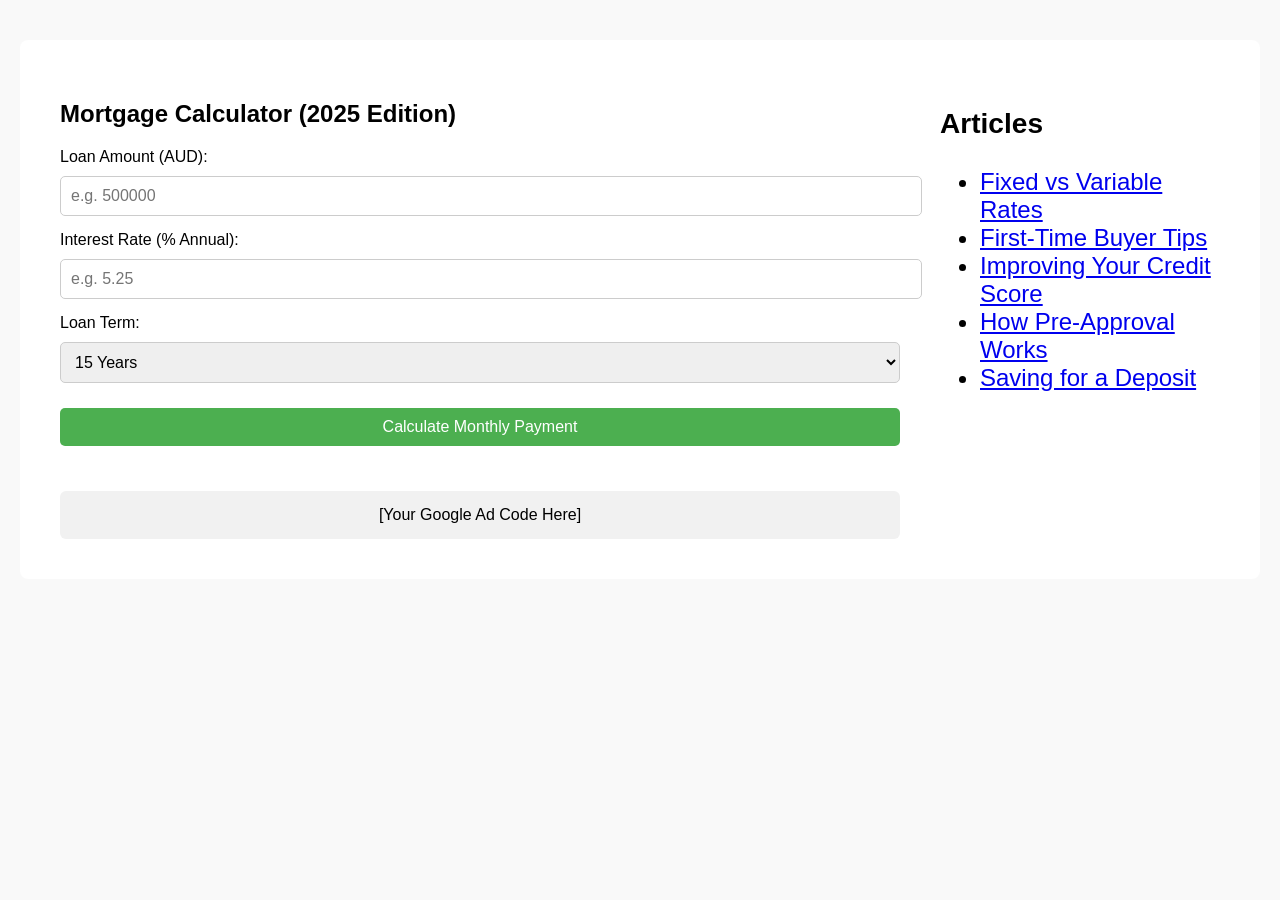
<file: index.html>
<!DOCTYPE html>
<html lang="en">
<head>
  <meta charset="UTF-8" />
  <meta name="viewport" content="width=device-width, initial-scale=1.0"/>
  <title>Mortgage Calculator (2025 Edition)</title>
  <link rel="stylesheet" href="styles.css">
</head>
<body>
  <div class="container">
    <div class="left-panel">
      <h2>Mortgage Calculator (2025 Edition)</h2>
      <label>Loan Amount (AUD):</label>
      <input type="number" id="loanAmount" placeholder="e.g. 500000" />

      <label>Interest Rate (% Annual):</label>
      <input type="number" id="interestRate" step="0.01" placeholder="e.g. 5.25" />

      <label>Loan Term:</label>
      <select id="loanTerm">
        <option value="15">15 Years</option>
        <option value="20">20 Years</option>
        <option value="25">25 Years</option>
        <option value="30">30 Years</option>
      </select>

      <button onclick="calculateMortgage()">Calculate Monthly Payment</button>
      <div class="result" id="monthlyPayment"></div>

      <div class="ad-slot">[Your Google Ad Code Here]</div>
    </div>

    <div class="right-panel">
      <h3>Articles</h3>
      <ul>
        <li><a href="article2.html">Fixed vs Variable Rates</a></li>
        <li><a href="article3.html">First-Time Buyer Tips</a></li>
        <li><a href="article4.html">Improving Your Credit Score</a></li>
        <li><a href="article5.html">How Pre-Approval Works</a></li>
        <li><a href="article6.html">Saving for a Deposit</a></li>
      </ul>
    </div>
  </div>
  <script src="script.js"></script>
</body>
</html>
</file>
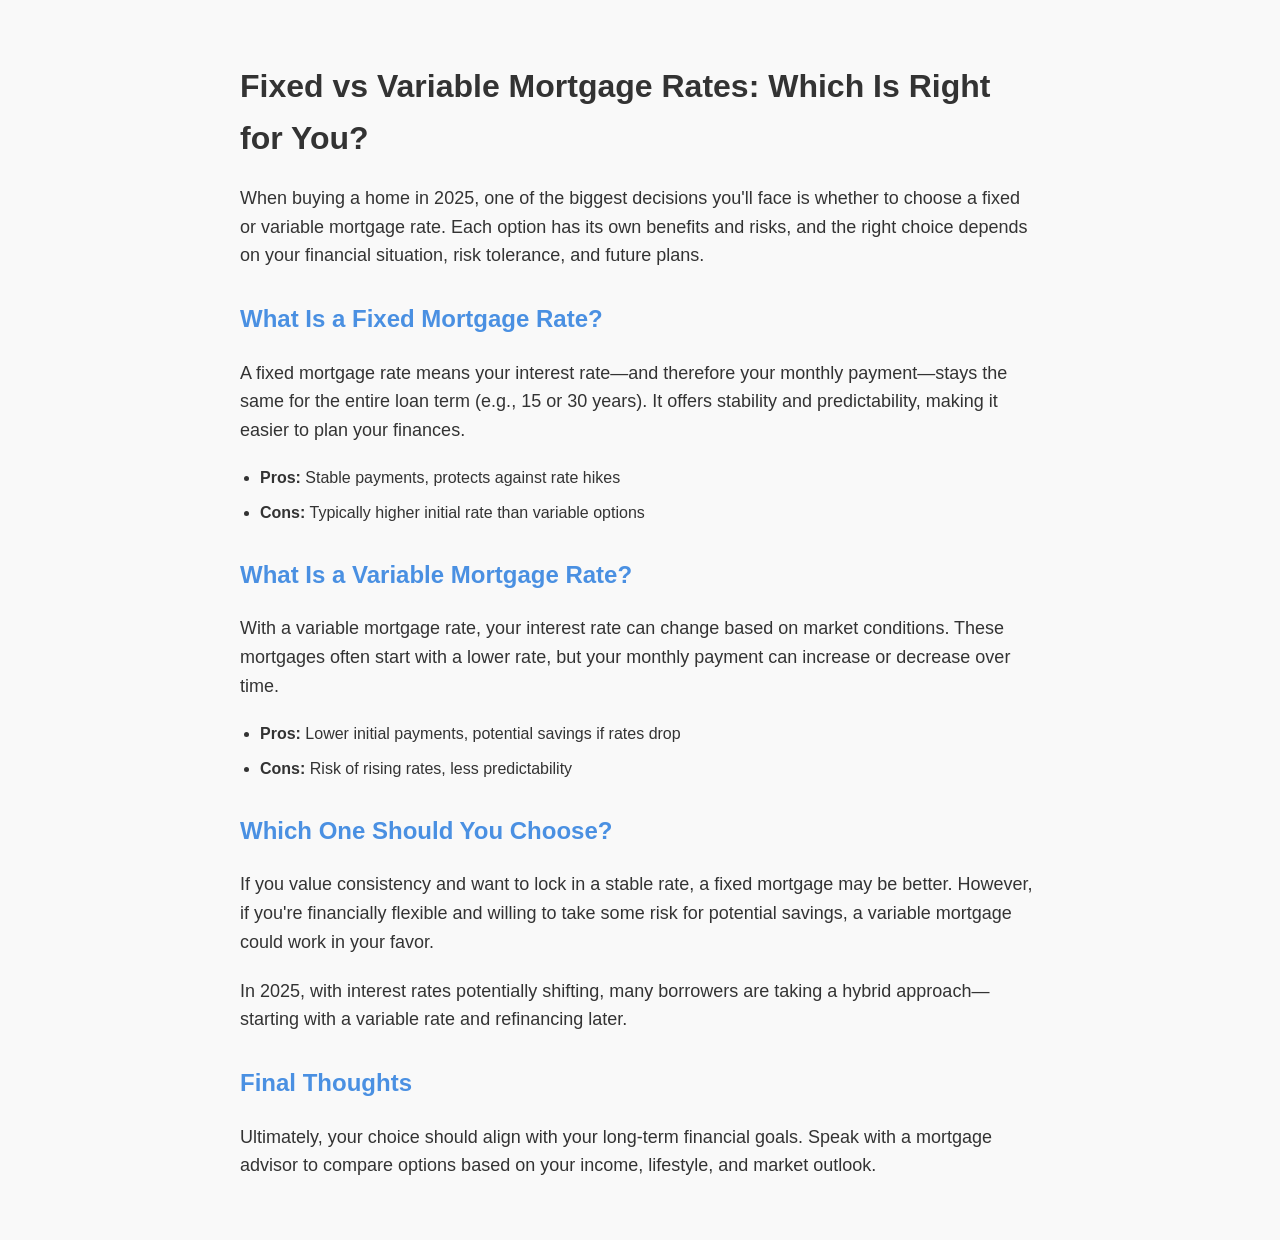
<file: article2.html>
<!DOCTYPE html>
<html lang="en">
<head>
  <meta charset="UTF-8" />
  <meta name="viewport" content="width=device-width, initial-scale=1.0" />
  <title>Fixed vs Variable Mortgage Rates</title>
  <meta name="description" content="Learn the key differences between fixed and variable mortgage rates, and find out which option suits your financial goals in 2025.">
  <style>
    body {
      font-family: 'Inter', sans-serif;
      line-height: 1.6;
      padding: 40px;
      max-width: 800px;
      margin: auto;
      background-color: #f9f9f9;
      color: #333;
    }
    h1 {
      font-size: 32px;
      margin-bottom: 20px;
    }
    h2 {
      font-size: 24px;
      margin-top: 30px;
      color: #4a90e2;
    }
    p {
      margin-bottom: 20px;
      font-size: 18px;
    }
    ul {
      margin: 20px 0;
      padding-left: 20px;
    }
    ul li {
      margin-bottom: 10px;
    }
  </style>
</head>
<body>
  <h1>Fixed vs Variable Mortgage Rates: Which Is Right for You?</h1>

  <p>When buying a home in 2025, one of the biggest decisions you'll face is whether to choose a fixed or variable mortgage rate. Each option has its own benefits and risks, and the right choice depends on your financial situation, risk tolerance, and future plans.</p>

  <h2>What Is a Fixed Mortgage Rate?</h2>
  <p>A fixed mortgage rate means your interest rate—and therefore your monthly payment—stays the same for the entire loan term (e.g., 15 or 30 years). It offers stability and predictability, making it easier to plan your finances.</p>

  <ul>
    <li><strong>Pros:</strong> Stable payments, protects against rate hikes</li>
    <li><strong>Cons:</strong> Typically higher initial rate than variable options</li>
  </ul>

  <h2>What Is a Variable Mortgage Rate?</h2>
  <p>With a variable mortgage rate, your interest rate can change based on market conditions. These mortgages often start with a lower rate, but your monthly payment can increase or decrease over time.</p>

  <ul>
    <li><strong>Pros:</strong> Lower initial payments, potential savings if rates drop</li>
    <li><strong>Cons:</strong> Risk of rising rates, less predictability</li>
  </ul>

  <h2>Which One Should You Choose?</h2>
  <p>If you value consistency and want to lock in a stable rate, a fixed mortgage may be better. However, if you're financially flexible and willing to take some risk for potential savings, a variable mortgage could work in your favor.</p>

  <p>In 2025, with interest rates potentially shifting, many borrowers are taking a hybrid approach—starting with a variable rate and refinancing later.</p>

  <h2>Final Thoughts</h2>
  <p>Ultimately, your choice should align with your long-term financial goals. Speak with a mortgage advisor to compare options based on your income, lifestyle, and market outlook.</p>

</body>
</html>
</file>
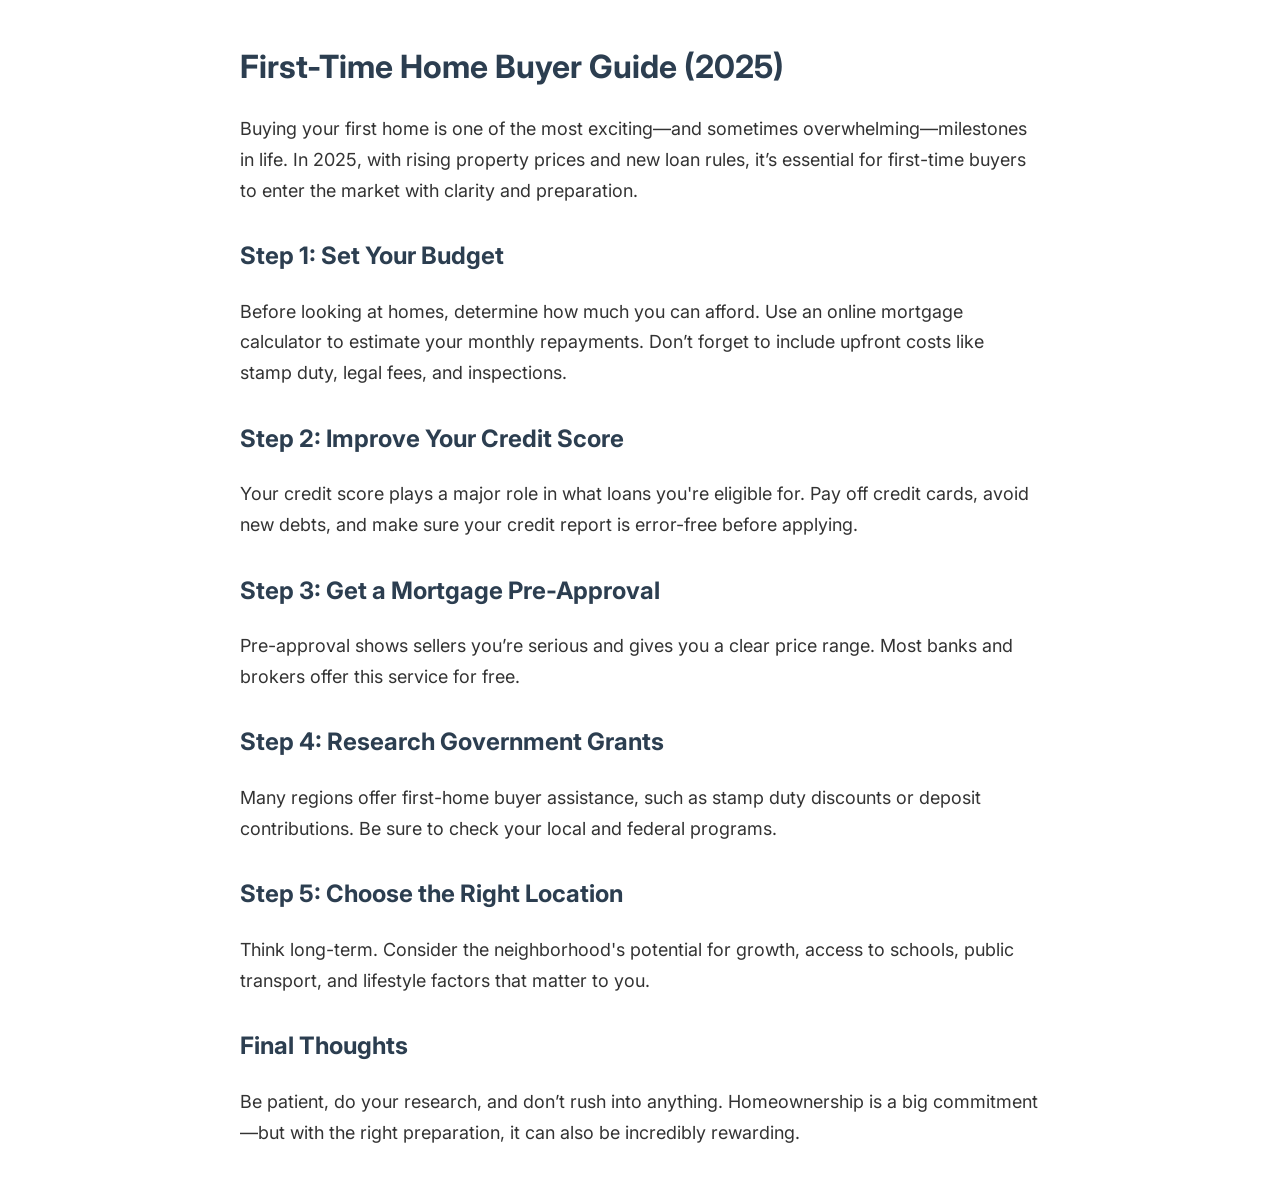
<file: article3.html>
<!DOCTYPE html>
<html lang="en">
<head>
  <meta charset="UTF-8">
  <meta name="viewport" content="width=device-width, initial-scale=1.0">
  <title>First-Time Home Buyer Guide (2025)</title>
  <meta name="description" content="A complete guide for first-time home buyers in 2025. Learn the key steps, mistakes to avoid, and tips for securing your first mortgage.">
  <link href="https://fonts.googleapis.com/css2?family=Inter:wght@400;600;700&display=swap" rel="stylesheet">
  <style>
    body {
      font-family: 'Inter', sans-serif;
      line-height: 1.7;
      margin: 40px auto;
      max-width: 800px;
      padding: 0 20px;
      background-color: #ffffff;
      color: #333;
    }
    h1, h2 {
      color: #2c3e50;
    }
    h1 {
      font-size: 32px;
      margin-bottom: 20px;
    }
    h2 {
      font-size: 24px;
      margin-top: 30px;
    }
    p {
      font-size: 18px;
      margin-bottom: 20px;
    }
  </style>
</head>
<body>
  <h1>First-Time Home Buyer Guide (2025)</h1>
  <p>Buying your first home is one of the most exciting—and sometimes overwhelming—milestones in life. In 2025, with rising property prices and new loan rules, it’s essential for first-time buyers to enter the market with clarity and preparation.</p>

  <h2>Step 1: Set Your Budget</h2>
  <p>Before looking at homes, determine how much you can afford. Use an online mortgage calculator to estimate your monthly repayments. Don’t forget to include upfront costs like stamp duty, legal fees, and inspections.</p>

  <h2>Step 2: Improve Your Credit Score</h2>
  <p>Your credit score plays a major role in what loans you're eligible for. Pay off credit cards, avoid new debts, and make sure your credit report is error-free before applying.</p>

  <h2>Step 3: Get a Mortgage Pre-Approval</h2>
  <p>Pre-approval shows sellers you’re serious and gives you a clear price range. Most banks and brokers offer this service for free.</p>

  <h2>Step 4: Research Government Grants</h2>
  <p>Many regions offer first-home buyer assistance, such as stamp duty discounts or deposit contributions. Be sure to check your local and federal programs.</p>

  <h2>Step 5: Choose the Right Location</h2>
  <p>Think long-term. Consider the neighborhood's potential for growth, access to schools, public transport, and lifestyle factors that matter to you.</p>

  <h2>Final Thoughts</h2>
  <p>Be patient, do your research, and don’t rush into anything. Homeownership is a big commitment—but with the right preparation, it can also be incredibly rewarding.</p>
</body>
</html>
</file>
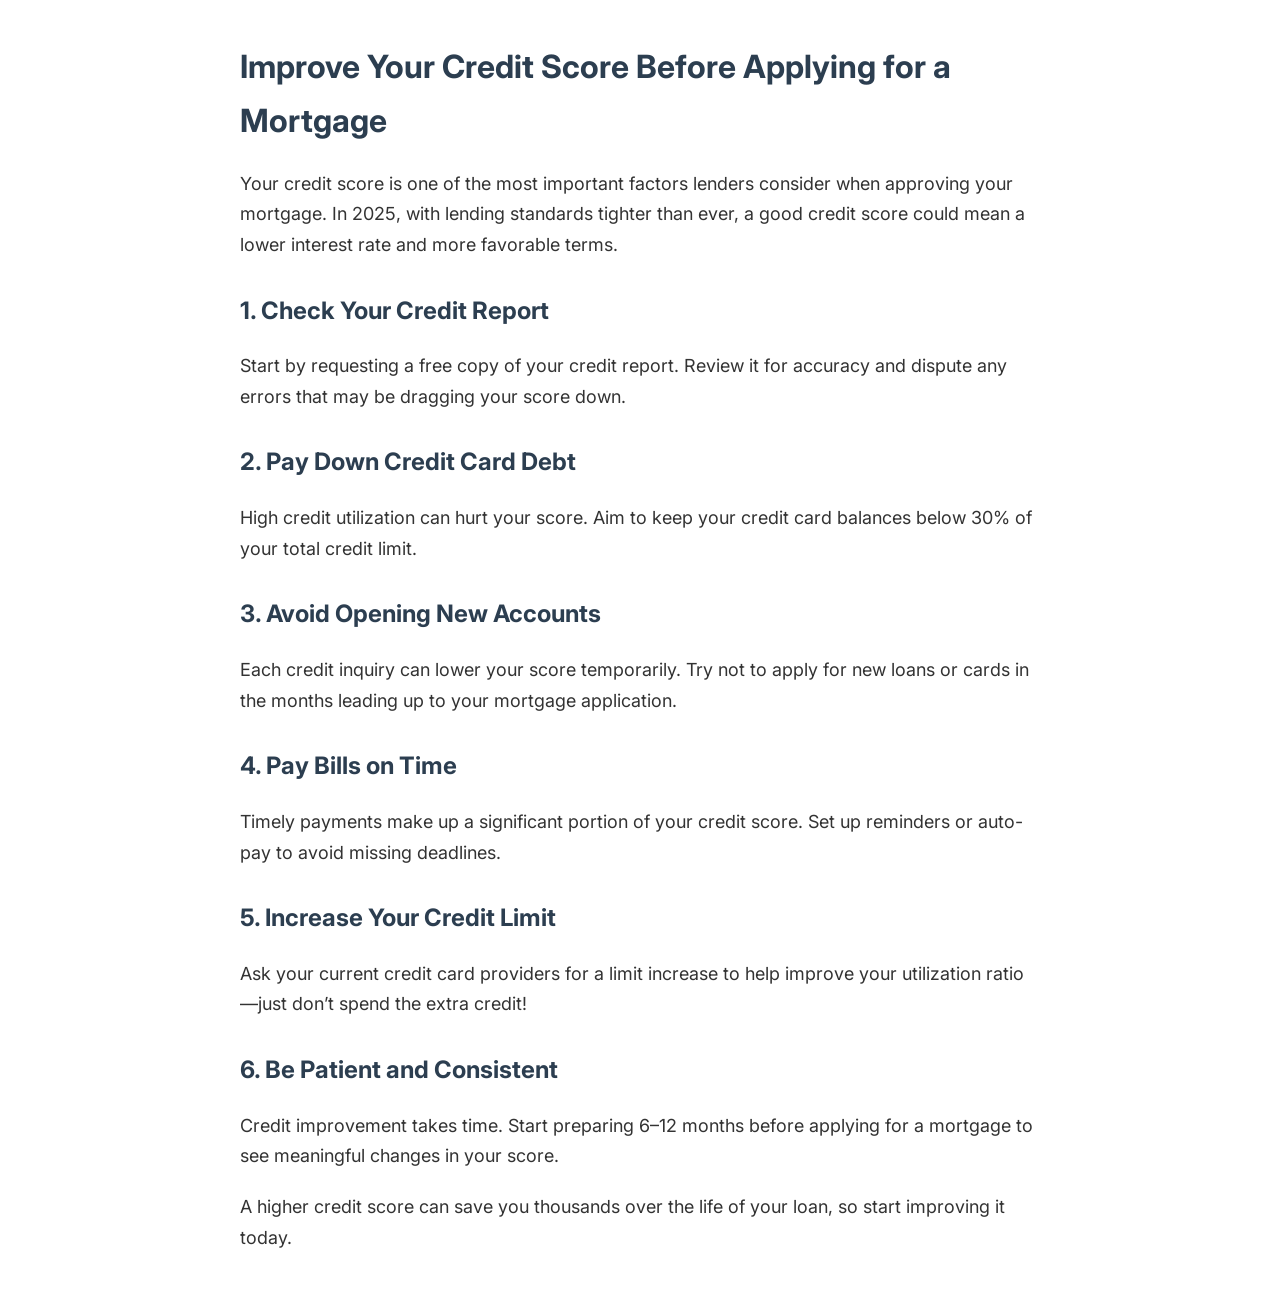
<file: article4.html>
<!DOCTYPE html>
<html lang="en">
<head>
  <meta charset="UTF-8">
  <meta name="viewport" content="width=device-width, initial-scale=1.0">
  <title>Improve Your Credit Score Before Applying for a Mortgage</title>
  <meta name="description" content="Boost your credit score and increase your chances of mortgage approval. Learn 6 practical tips every home buyer should follow in 2025.">
  <link href="https://fonts.googleapis.com/css2?family=Inter:wght@400;600;700&display=swap" rel="stylesheet">
  <style>
    body {
      font-family: 'Inter', sans-serif;
      line-height: 1.7;
      margin: 40px auto;
      max-width: 800px;
      padding: 0 20px;
      background-color: #ffffff;
      color: #333;
    }
    h1, h2 {
      color: #2c3e50;
    }
    h1 {
      font-size: 32px;
      margin-bottom: 20px;
    }
    h2 {
      font-size: 24px;
      margin-top: 30px;
    }
    p {
      font-size: 18px;
      margin-bottom: 20px;
    }
  </style>
</head>
<body>
  <h1>Improve Your Credit Score Before Applying for a Mortgage</h1>
  <p>Your credit score is one of the most important factors lenders consider when approving your mortgage. In 2025, with lending standards tighter than ever, a good credit score could mean a lower interest rate and more favorable terms.</p>

  <h2>1. Check Your Credit Report</h2>
  <p>Start by requesting a free copy of your credit report. Review it for accuracy and dispute any errors that may be dragging your score down.</p>

  <h2>2. Pay Down Credit Card Debt</h2>
  <p>High credit utilization can hurt your score. Aim to keep your credit card balances below 30% of your total credit limit.</p>

  <h2>3. Avoid Opening New Accounts</h2>
  <p>Each credit inquiry can lower your score temporarily. Try not to apply for new loans or cards in the months leading up to your mortgage application.</p>

  <h2>4. Pay Bills on Time</h2>
  <p>Timely payments make up a significant portion of your credit score. Set up reminders or auto-pay to avoid missing deadlines.</p>

  <h2>5. Increase Your Credit Limit</h2>
  <p>Ask your current credit card providers for a limit increase to help improve your utilization ratio—just don’t spend the extra credit!</p>

  <h2>6. Be Patient and Consistent</h2>
  <p>Credit improvement takes time. Start preparing 6–12 months before applying for a mortgage to see meaningful changes in your score.</p>

  <p>A higher credit score can save you thousands over the life of your loan, so start improving it today.</p>
</body>
</html>
</file>
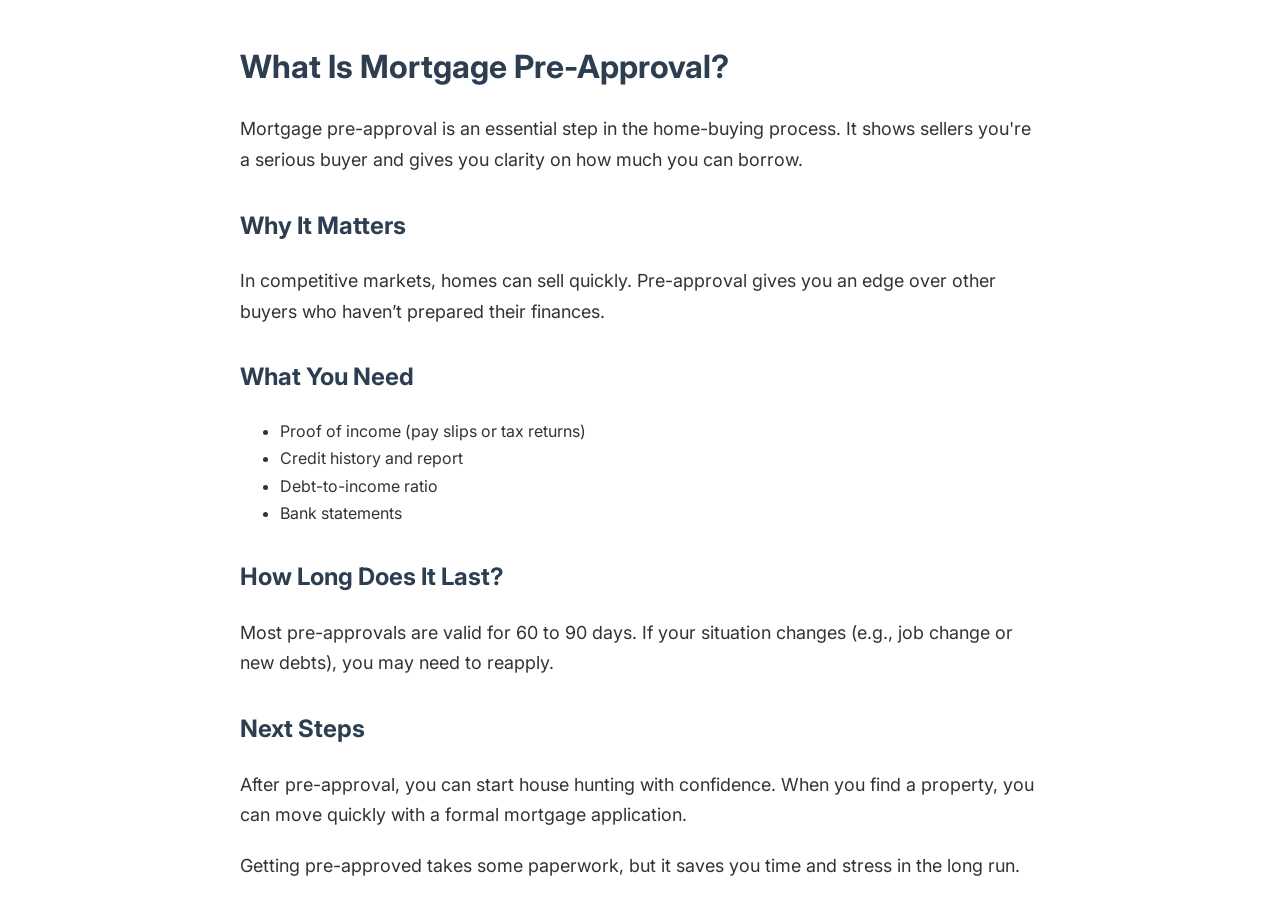
<file: article5.html>
<!DOCTYPE html>
<html lang="en">
<head>
  <meta charset="UTF-8">
  <meta name="viewport" content="width=device-width, initial-scale=1.0">
  <title>What Is Mortgage Pre-Approval?</title>
  <meta name="description" content="Understand what mortgage pre-approval means and why it's essential for home buyers in 2025.">
  <link href="https://fonts.googleapis.com/css2?family=Inter:wght@400;600;700&display=swap" rel="stylesheet">
  <style>
    body {
      font-family: 'Inter', sans-serif;
      line-height: 1.7;
      margin: 40px auto;
      max-width: 800px;
      padding: 0 20px;
      background-color: #ffffff;
      color: #333;
    }
    h1, h2 {
      color: #2c3e50;
    }
    h1 {
      font-size: 32px;
      margin-bottom: 20px;
    }
    h2 {
      font-size: 24px;
      margin-top: 30px;
    }
    p {
      font-size: 18px;
      margin-bottom: 20px;
    }
  </style>
</head>
<body>
  <h1>What Is Mortgage Pre-Approval?</h1>
  <p>Mortgage pre-approval is an essential step in the home-buying process. It shows sellers you're a serious buyer and gives you clarity on how much you can borrow.</p>

  <h2>Why It Matters</h2>
  <p>In competitive markets, homes can sell quickly. Pre-approval gives you an edge over other buyers who haven’t prepared their finances.</p>

  <h2>What You Need</h2>
  <ul>
    <li>Proof of income (pay slips or tax returns)</li>
    <li>Credit history and report</li>
    <li>Debt-to-income ratio</li>
    <li>Bank statements</li>
  </ul>

  <h2>How Long Does It Last?</h2>
  <p>Most pre-approvals are valid for 60 to 90 days. If your situation changes (e.g., job change or new debts), you may need to reapply.</p>

  <h2>Next Steps</h2>
  <p>After pre-approval, you can start house hunting with confidence. When you find a property, you can move quickly with a formal mortgage application.</p>

  <p>Getting pre-approved takes some paperwork, but it saves you time and stress in the long run.</p>
</body>
</html>
</file>
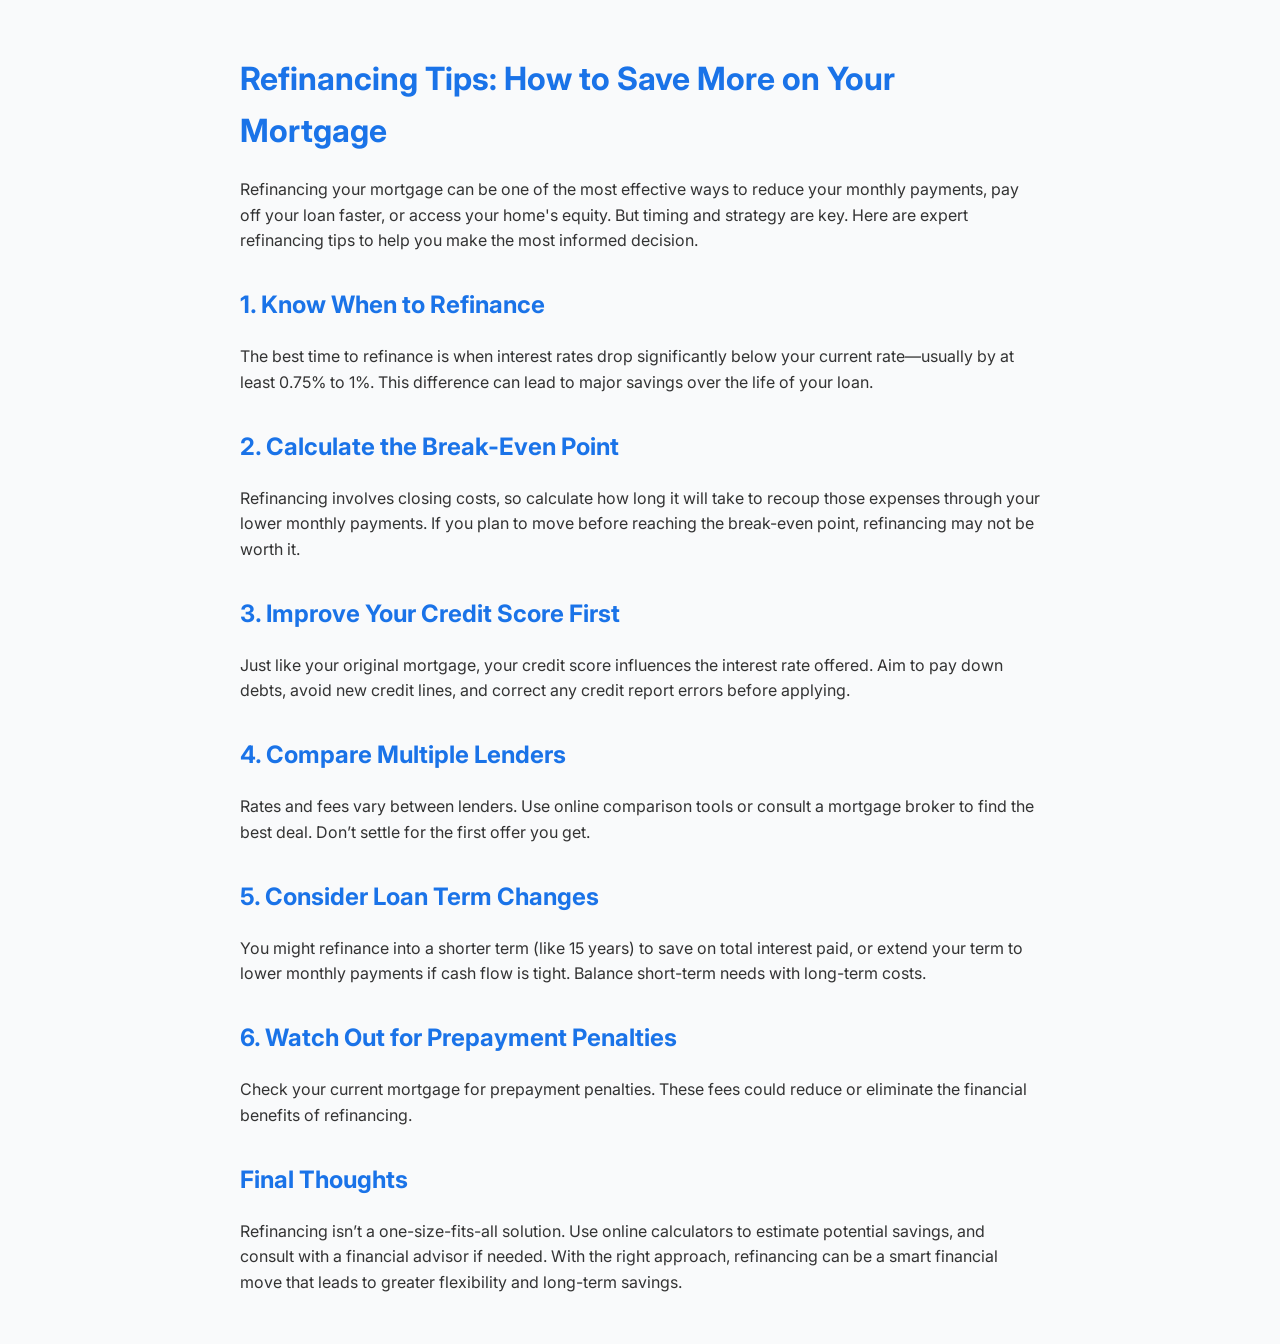
<file: article6.html>
<!DOCTYPE html>
<html lang="en">
<head>
  <meta charset="UTF-8" />
  <meta name="viewport" content="width=device-width, initial-scale=1.0"/>
  <title>Refinancing Tips - How to Save More on Your Mortgage</title>
  <meta name="description" content="Learn smart refinancing strategies to lower your mortgage payments and save more over time. Discover tips on timing, fees, and choosing the right lender.">
  <meta property="og:title" content="Refinancing Tips - Save More on Your Mortgage" />
  <meta property="og:description" content="Discover expert refinancing strategies to reduce your interest rate and monthly repayments.">
  <meta property="og:type" content="article" />
  <meta property="og:url" content="https://yourdomain.com/article6.html" />
  <meta property="og:image" content="https://yourdomain.com/images/og-refinance.jpg" />
  <link href="https://fonts.googleapis.com/css2?family=Inter:wght@400;600;700&display=swap" rel="stylesheet">
  <style>
    body {
      font-family: 'Inter', sans-serif;
      line-height: 1.6;
      background: #f9fafb;
      padding: 2rem;
      max-width: 800px;
      margin: auto;
      color: #333;
    }
    h1 {
      font-size: 2rem;
      color: #1a73e8;
    }
    h2 {
      margin-top: 2rem;
      color: #1a73e8;
    }
    p {
      margin-bottom: 1rem;
    }
    ul {
      padding-left: 1.2rem;
    }
    ul li {
      margin-bottom: 0.8rem;
    }
  </style>
</head>
<body>
  <h1>Refinancing Tips: How to Save More on Your Mortgage</h1>
  <p>Refinancing your mortgage can be one of the most effective ways to reduce your monthly payments, pay off your loan faster, or access your home's equity. But timing and strategy are key. Here are expert refinancing tips to help you make the most informed decision.</p>

  <h2>1. Know When to Refinance</h2>
  <p>The best time to refinance is when interest rates drop significantly below your current rate—usually by at least 0.75% to 1%. This difference can lead to major savings over the life of your loan.</p>

  <h2>2. Calculate the Break-Even Point</h2>
  <p>Refinancing involves closing costs, so calculate how long it will take to recoup those expenses through your lower monthly payments. If you plan to move before reaching the break-even point, refinancing may not be worth it.</p>

  <h2>3. Improve Your Credit Score First</h2>
  <p>Just like your original mortgage, your credit score influences the interest rate offered. Aim to pay down debts, avoid new credit lines, and correct any credit report errors before applying.</p>

  <h2>4. Compare Multiple Lenders</h2>
  <p>Rates and fees vary between lenders. Use online comparison tools or consult a mortgage broker to find the best deal. Don’t settle for the first offer you get.</p>

  <h2>5. Consider Loan Term Changes</h2>
  <p>You might refinance into a shorter term (like 15 years) to save on total interest paid, or extend your term to lower monthly payments if cash flow is tight. Balance short-term needs with long-term costs.</p>

  <h2>6. Watch Out for Prepayment Penalties</h2>
  <p>Check your current mortgage for prepayment penalties. These fees could reduce or eliminate the financial benefits of refinancing.</p>

  <h2>Final Thoughts</h2>
  <p>Refinancing isn’t a one-size-fits-all solution. Use online calculators to estimate potential savings, and consult with a financial advisor if needed. With the right approach, refinancing can be a smart financial move that leads to greater flexibility and long-term savings.</p>
</body>
</html>
</file>
<file: styles.css>
body { font-family: Inter, sans-serif; background: #f9f9f9; }body {
  font-family: Arial, sans-serif;
  margin: 0;
  padding: 0;
  background-image: url('https://images.unsplash.com/photo-1599422314077-f4dfdaa4cd27?auto=format&fit=crop&w=1470&q=80');
  background-size: cover;
  background-repeat: no-repeat;
  background-attachment: fixed;
}
.container {
  display: flex;
  max-width: 1200px;
  margin: 0 auto;
  padding: 20px;
  background: rgba(255,255,255,0.95);
  margin-top: 40px;
  border-radius: 8px;
}
.left-panel, .right-panel {
  padding: 20px;
}
.left-panel {
  flex: 3;
}
.right-panel {
  flex: 1;
  font-size: 24px;
}
input, select, button {
  width: 100%;
  padding: 10px;
  margin-top: 10px;
  margin-bottom: 15px;
  font-size: 16px;
  border-radius: 5px;
  border: 1px solid #ccc;
}
button {
  background-color: #4CAF50;
  color: white;
  border: none;
  cursor: pointer;
}
button:hover {
  background-color: #45a049;
}
.result {
  font-size: 20px;
  margin-top: 20px;
  font-weight: bold;
}
.ad-slot {
  margin-top: 30px;
  background: #f1f1f1;
  padding: 15px;
  text-align: center;
  border-radius: 6px;
}
</file>
